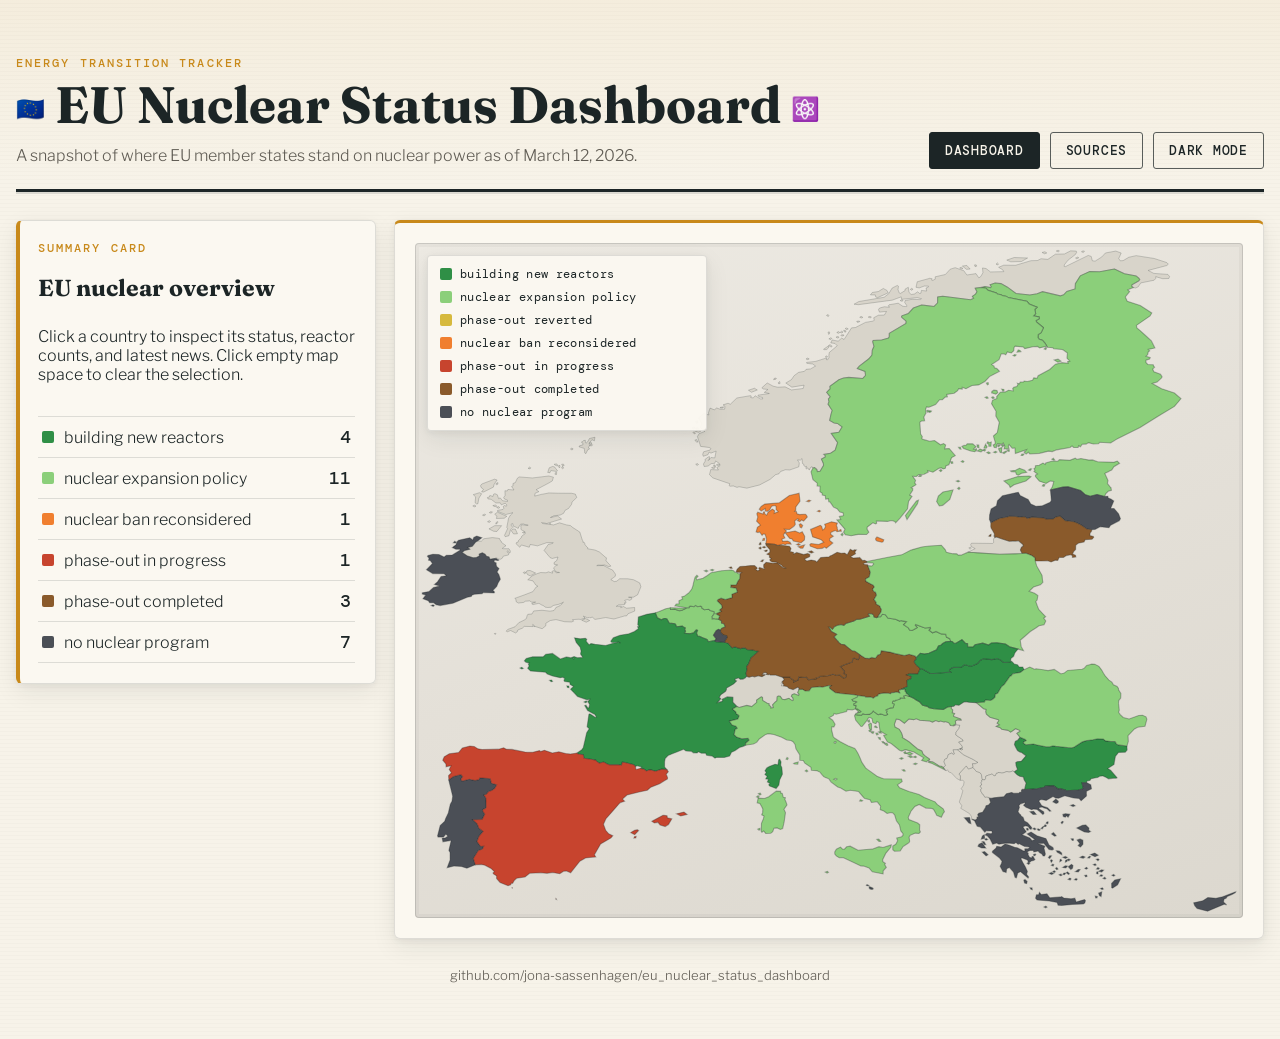
<file: index.html>
<!DOCTYPE html>
<html lang="en">
  <head>
    <meta charset="UTF-8" />
    <meta name="viewport" content="width=device-width, initial-scale=1.0" />
    <title>EU Nuclear Status Dashboard</title>
    <link rel="preconnect" href="https://fonts.googleapis.com" />
    <link rel="preconnect" href="https://fonts.gstatic.com" crossorigin />
    <link
      href="https://fonts.googleapis.com/css2?family=Fraunces:ital,opsz,wght@0,9..144,300..900;1,9..144,300..900&family=DM+Mono:ital,wght@0,300;0,400;0,500;1,300&family=Libre+Franklin:ital,wght@0,300;0,400;0,600;0,700;1,300&display=swap"
      rel="stylesheet"
    />
    <link rel="stylesheet" href="assets/css/styles.css" />
  </head>
  <body data-page="dashboard">
    <div class="page-shell">
      <header class="site-header">
        <div>
          <p class="eyebrow">Energy transition tracker</p>
          <h1><span class="title-icon">🇪🇺</span> EU Nuclear Status Dashboard <span class="title-icon">⚛️</span></h1>
          <p class="intro">
            A snapshot of where EU member states stand on nuclear power as of
            <span id="dataset-date">the latest dataset update</span>.
          </p>
        </div>
        <nav class="site-nav" aria-label="Primary navigation">
          <a class="nav-link is-active" href="index.html">Dashboard</a>
          <a class="nav-link" href="sources.html">Sources</a>
          <button class="theme-toggle" id="theme-toggle" type="button" aria-pressed="false">
            Dark mode
          </button>
        </nav>
      </header>

      <main>
        <section class="map-layout" aria-labelledby="map-heading-title">
          <div class="map-detail detail-panel" id="map-detail" aria-live="polite"></div>

          <div class="map-panel">
            <div
              id="map-container"
              class="map-frame"
              role="img"
              aria-label="Clickable geographic map of EU countries colored by nuclear power status"
            >
              <div class="legend map-legend" id="legend" aria-label="Map legend"></div>
              <div class="map-loading">Loading map…</div>
            </div>
          </div>
        </section>
      </main>

      <footer class="site-footer">
        <a href="https://github.com/jona-sassenhagen/eu_nuclear_status_dashboard" target="_blank" rel="noreferrer">github.com/jona-sassenhagen/eu_nuclear_status_dashboard</a>
      </footer>
    </div>

    <script data-goatcounter="https://jona.goatcounter.com/count" async src="//gc.zgo.at/count.js"></script>
    <script type="module" src="assets/js/main.js"></script>
  </body>
</html>
</file>
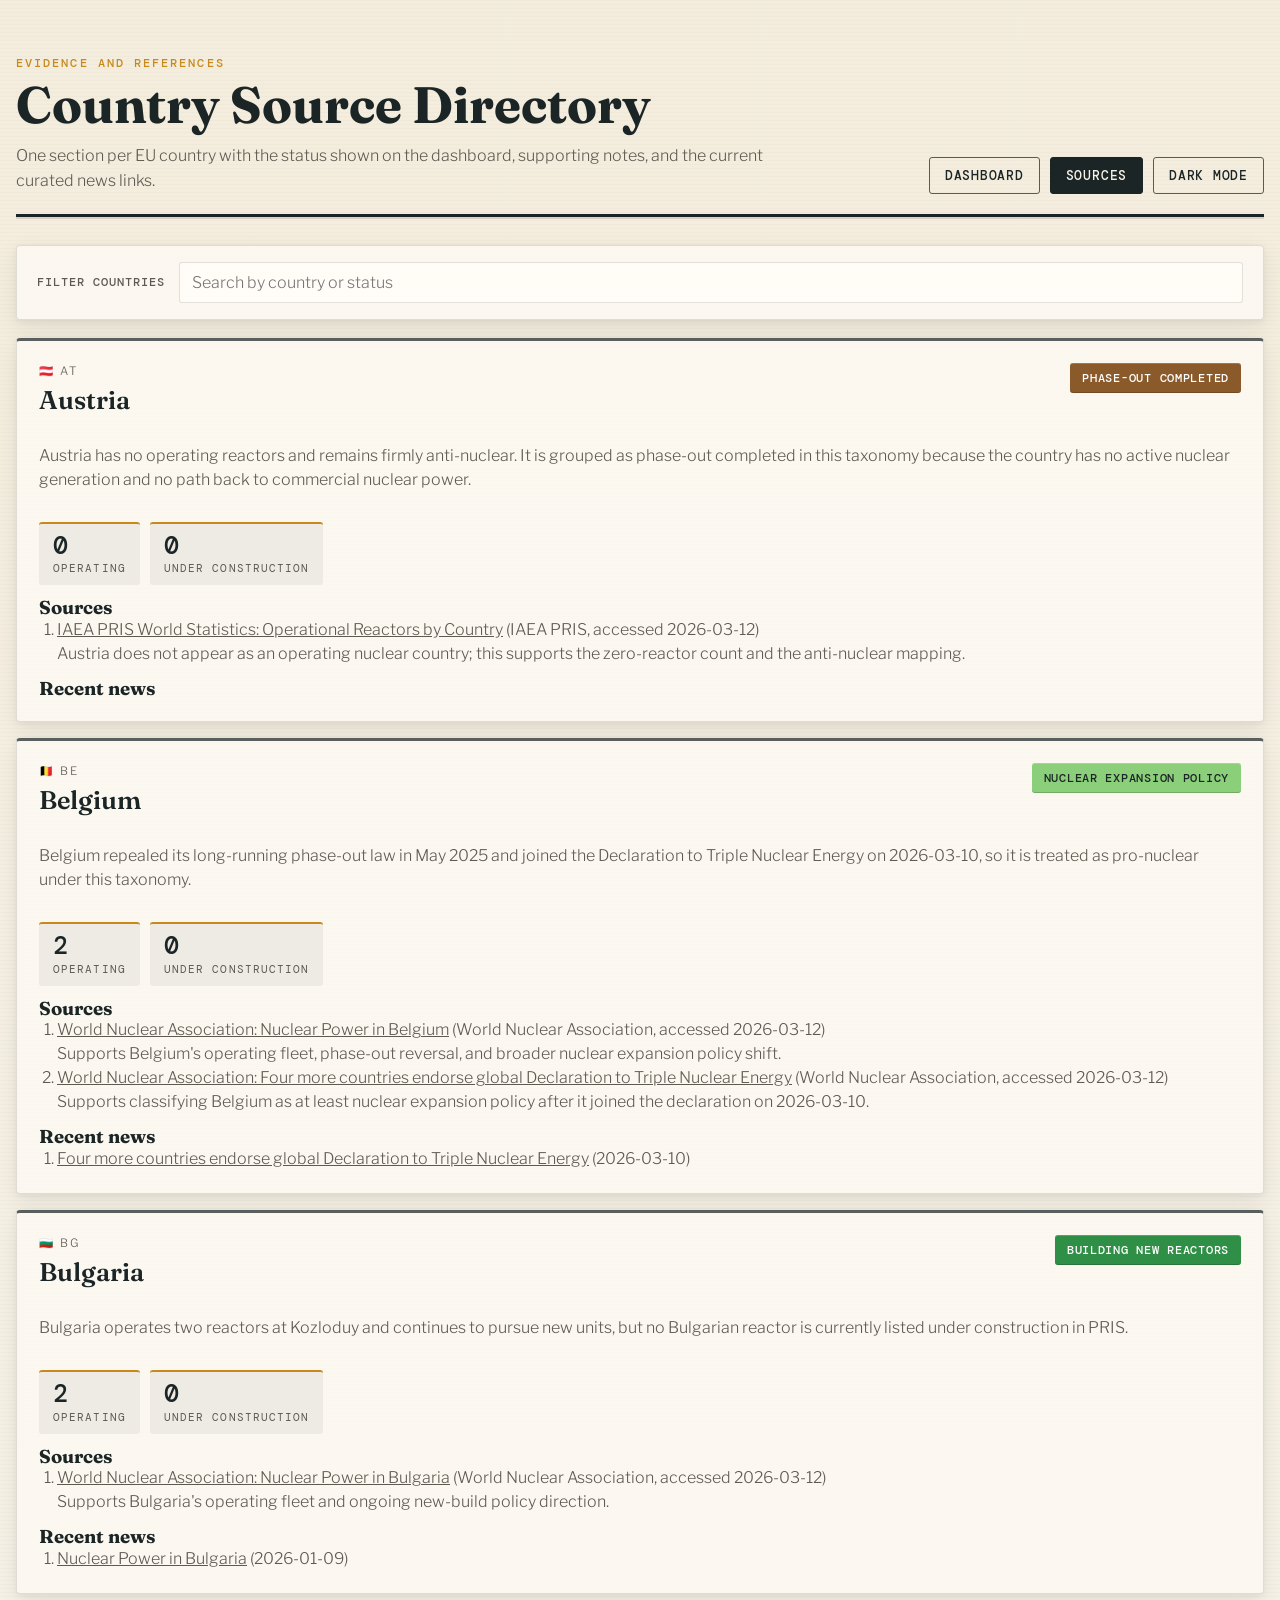
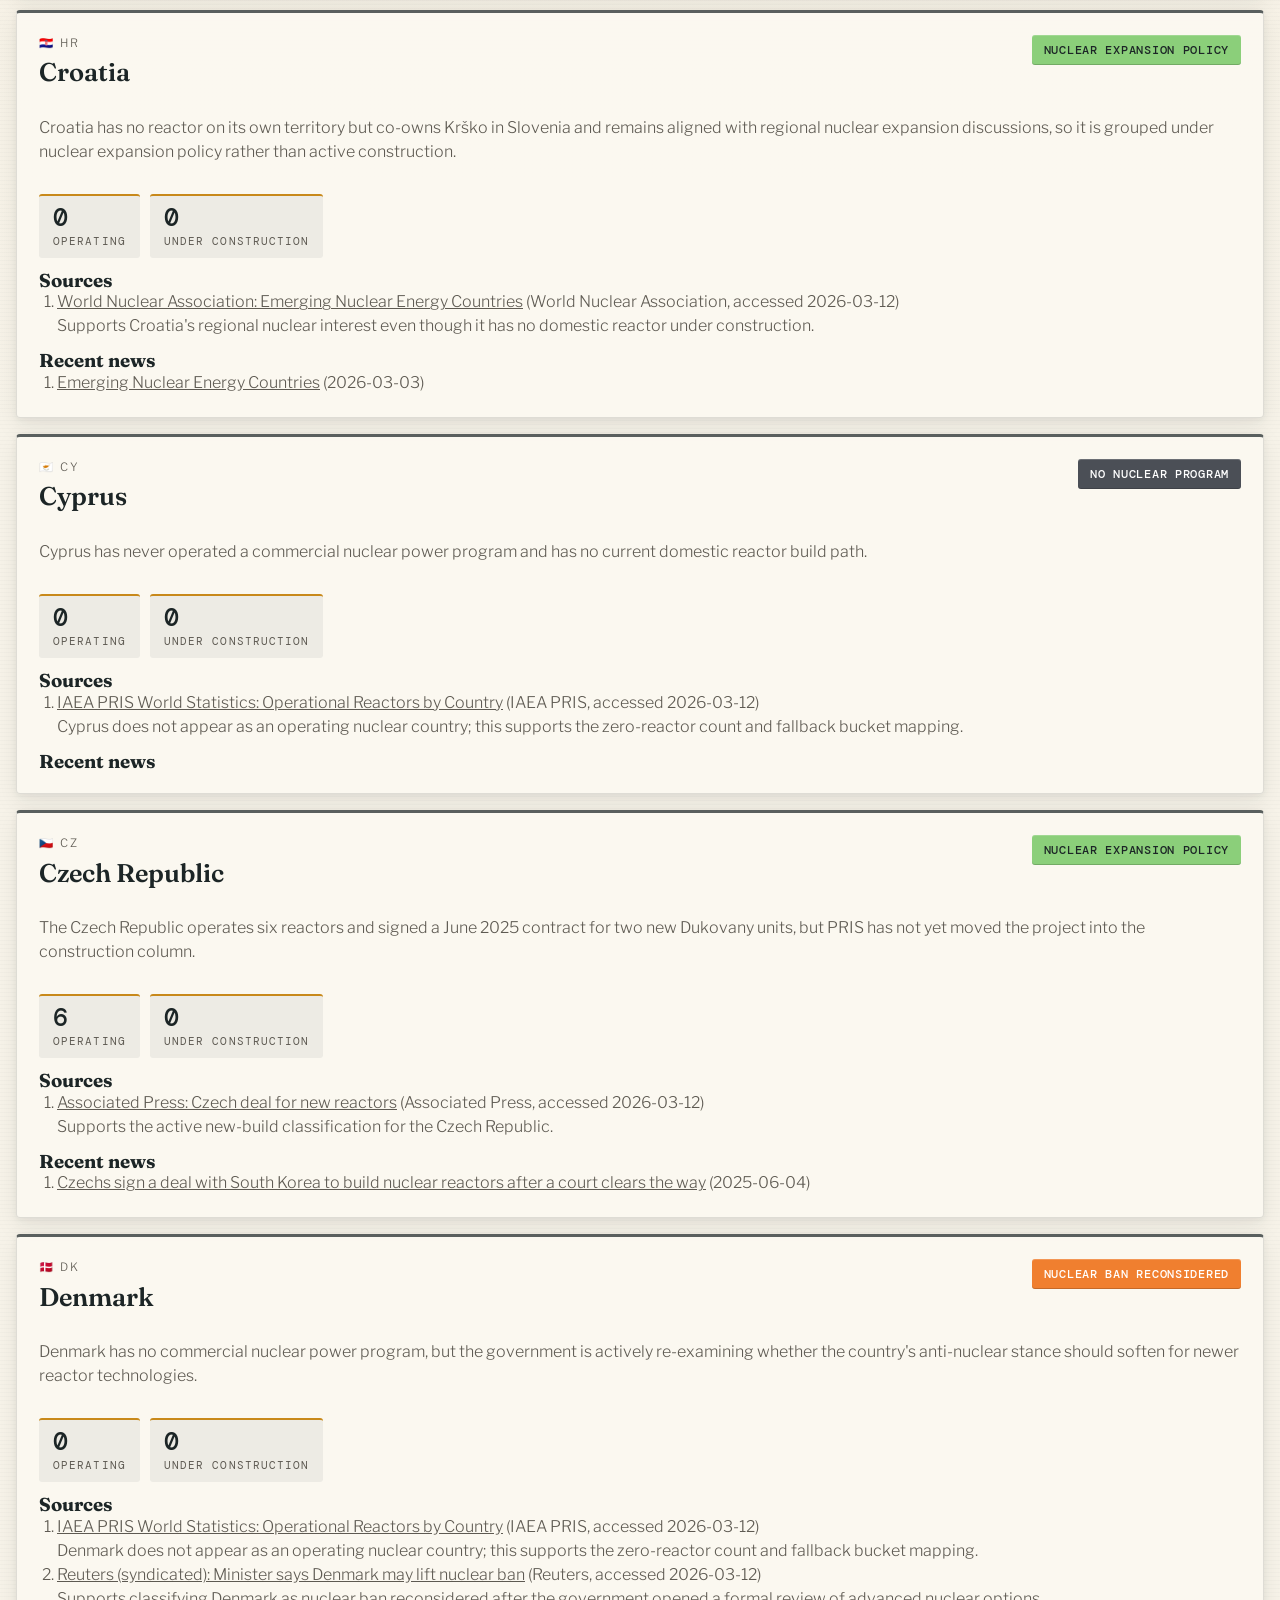
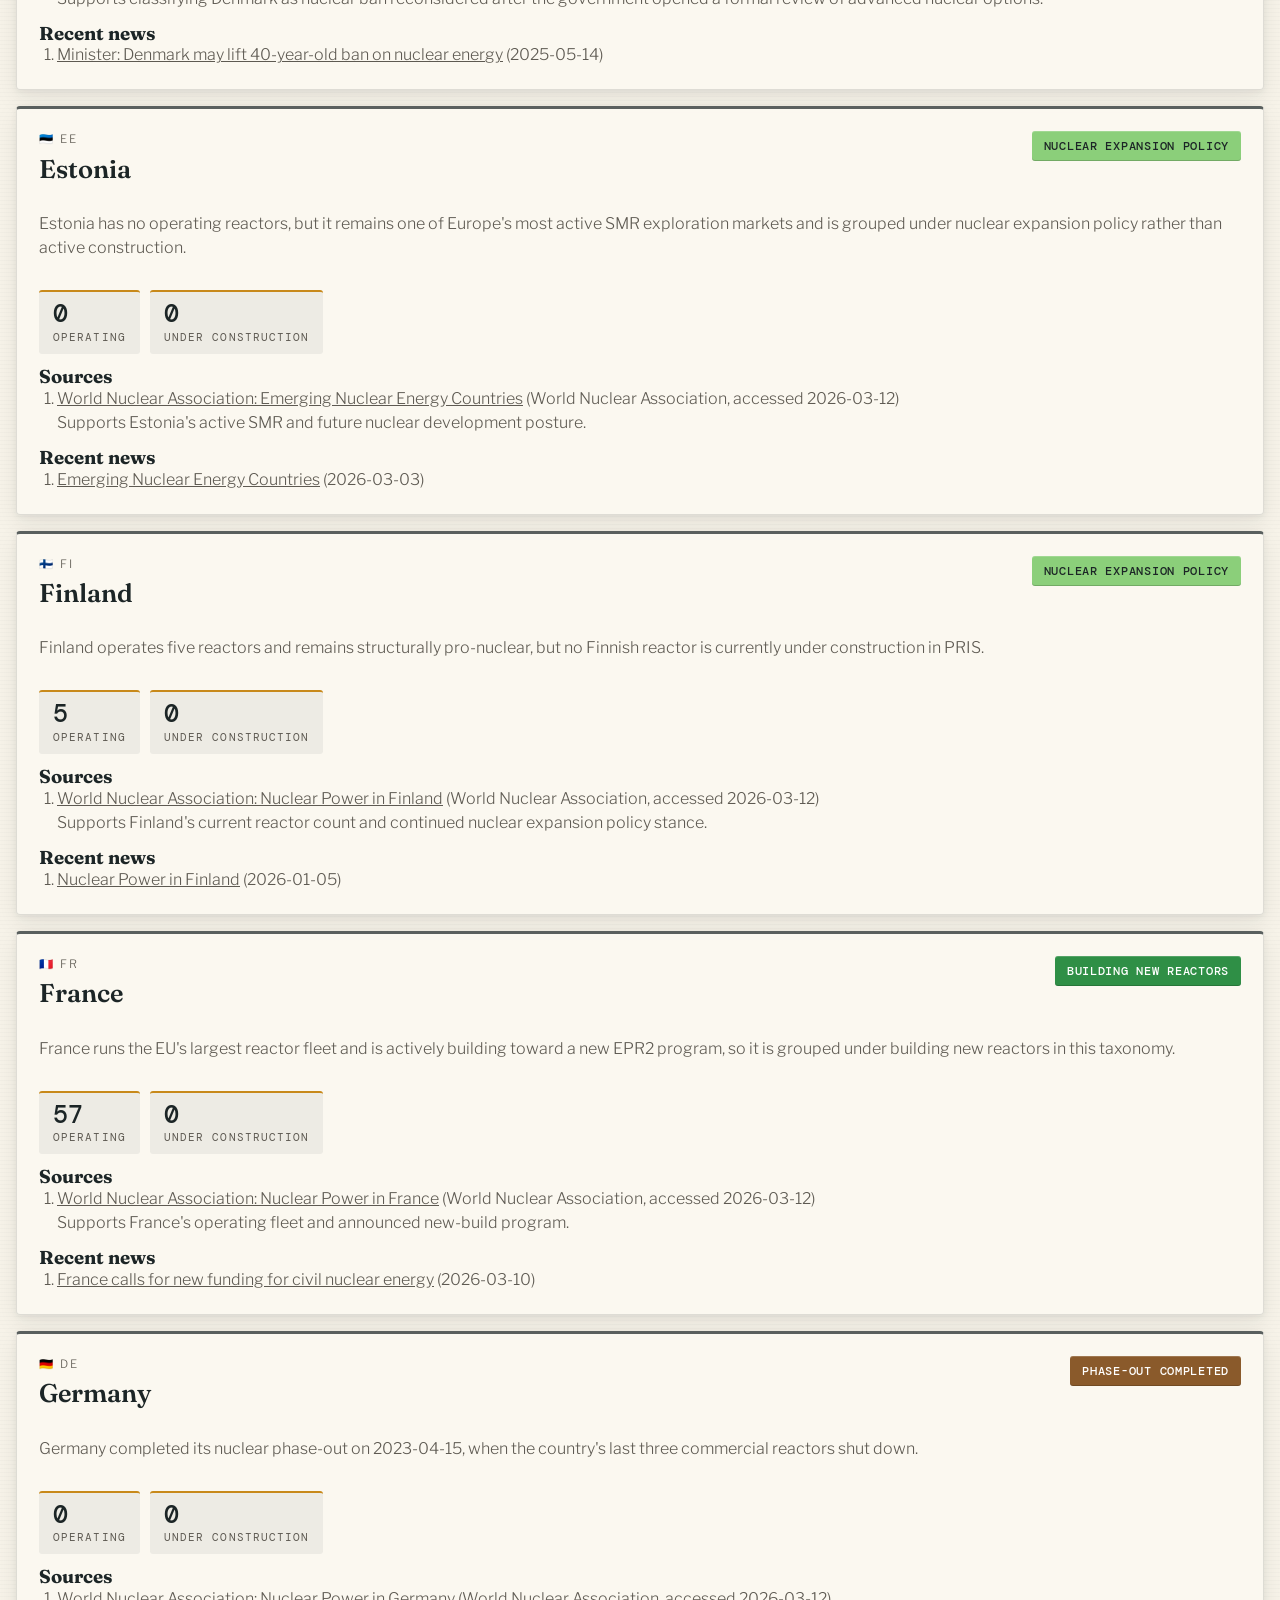
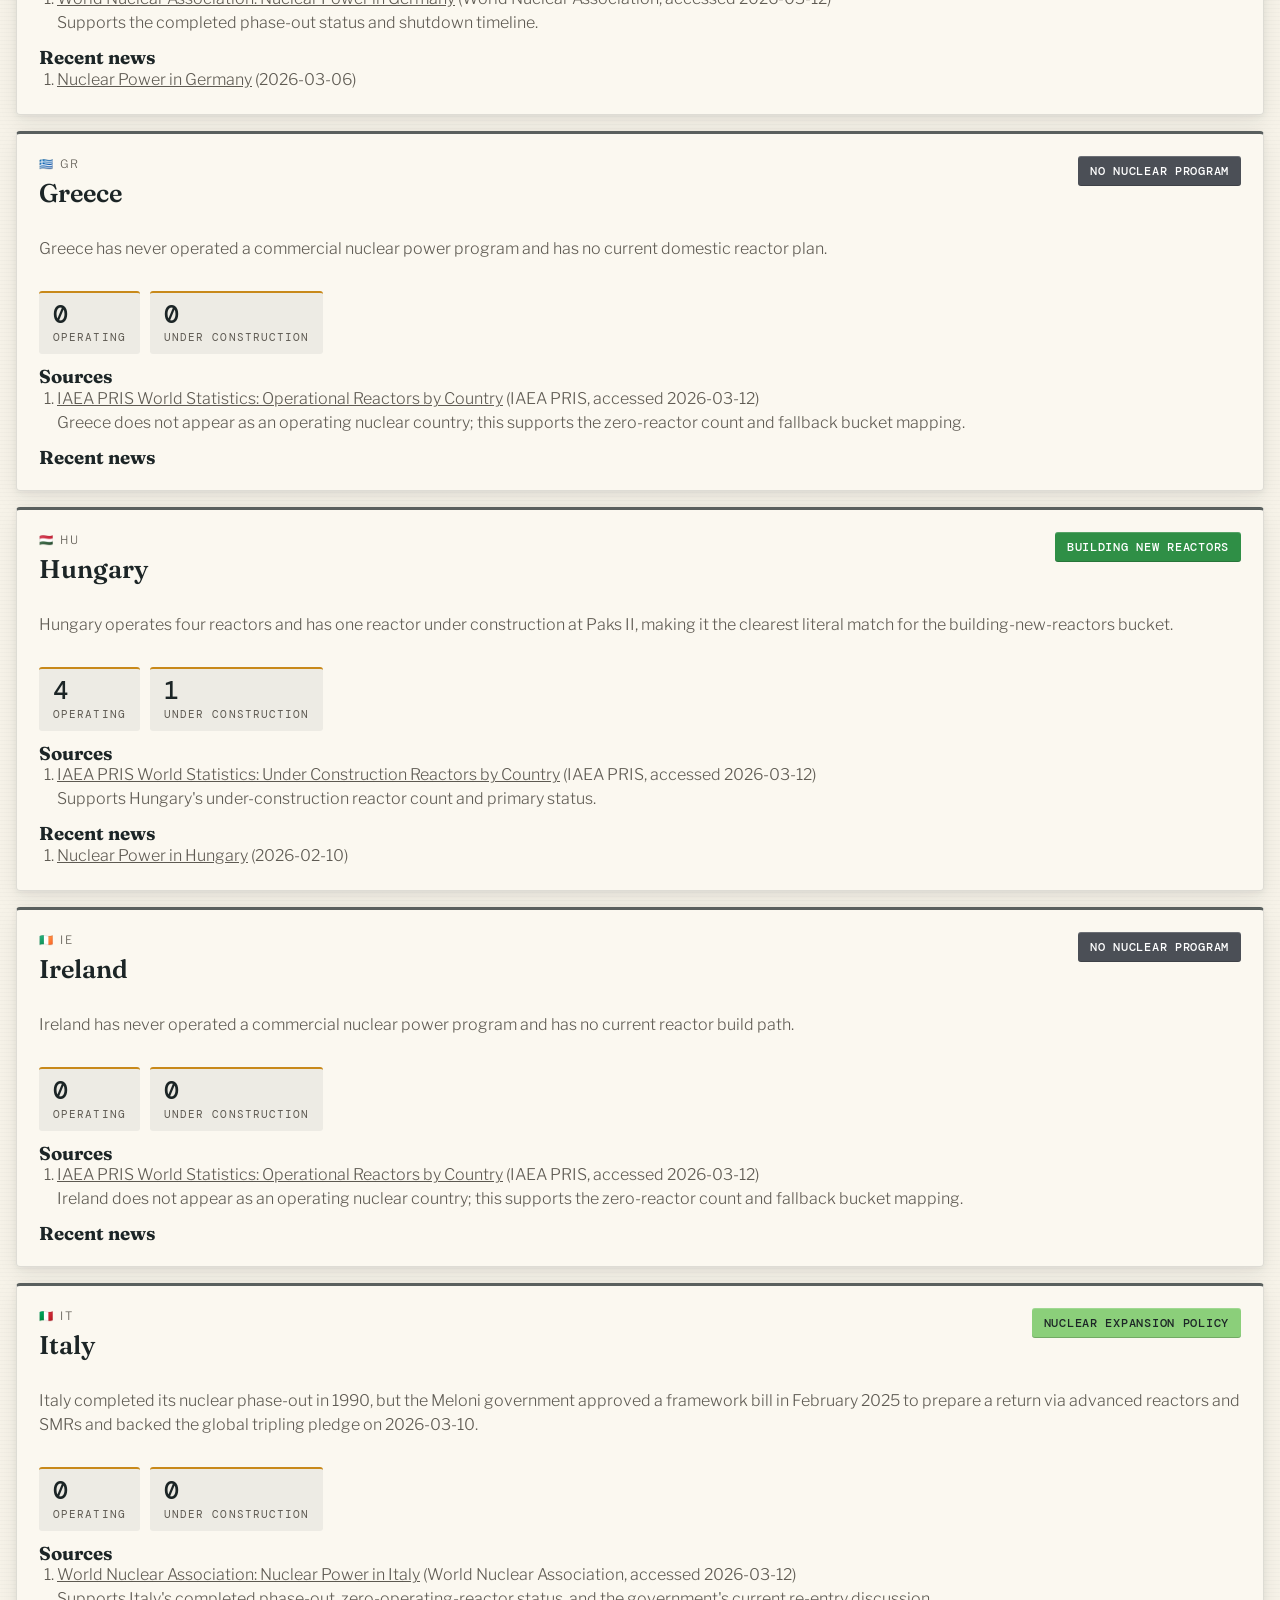
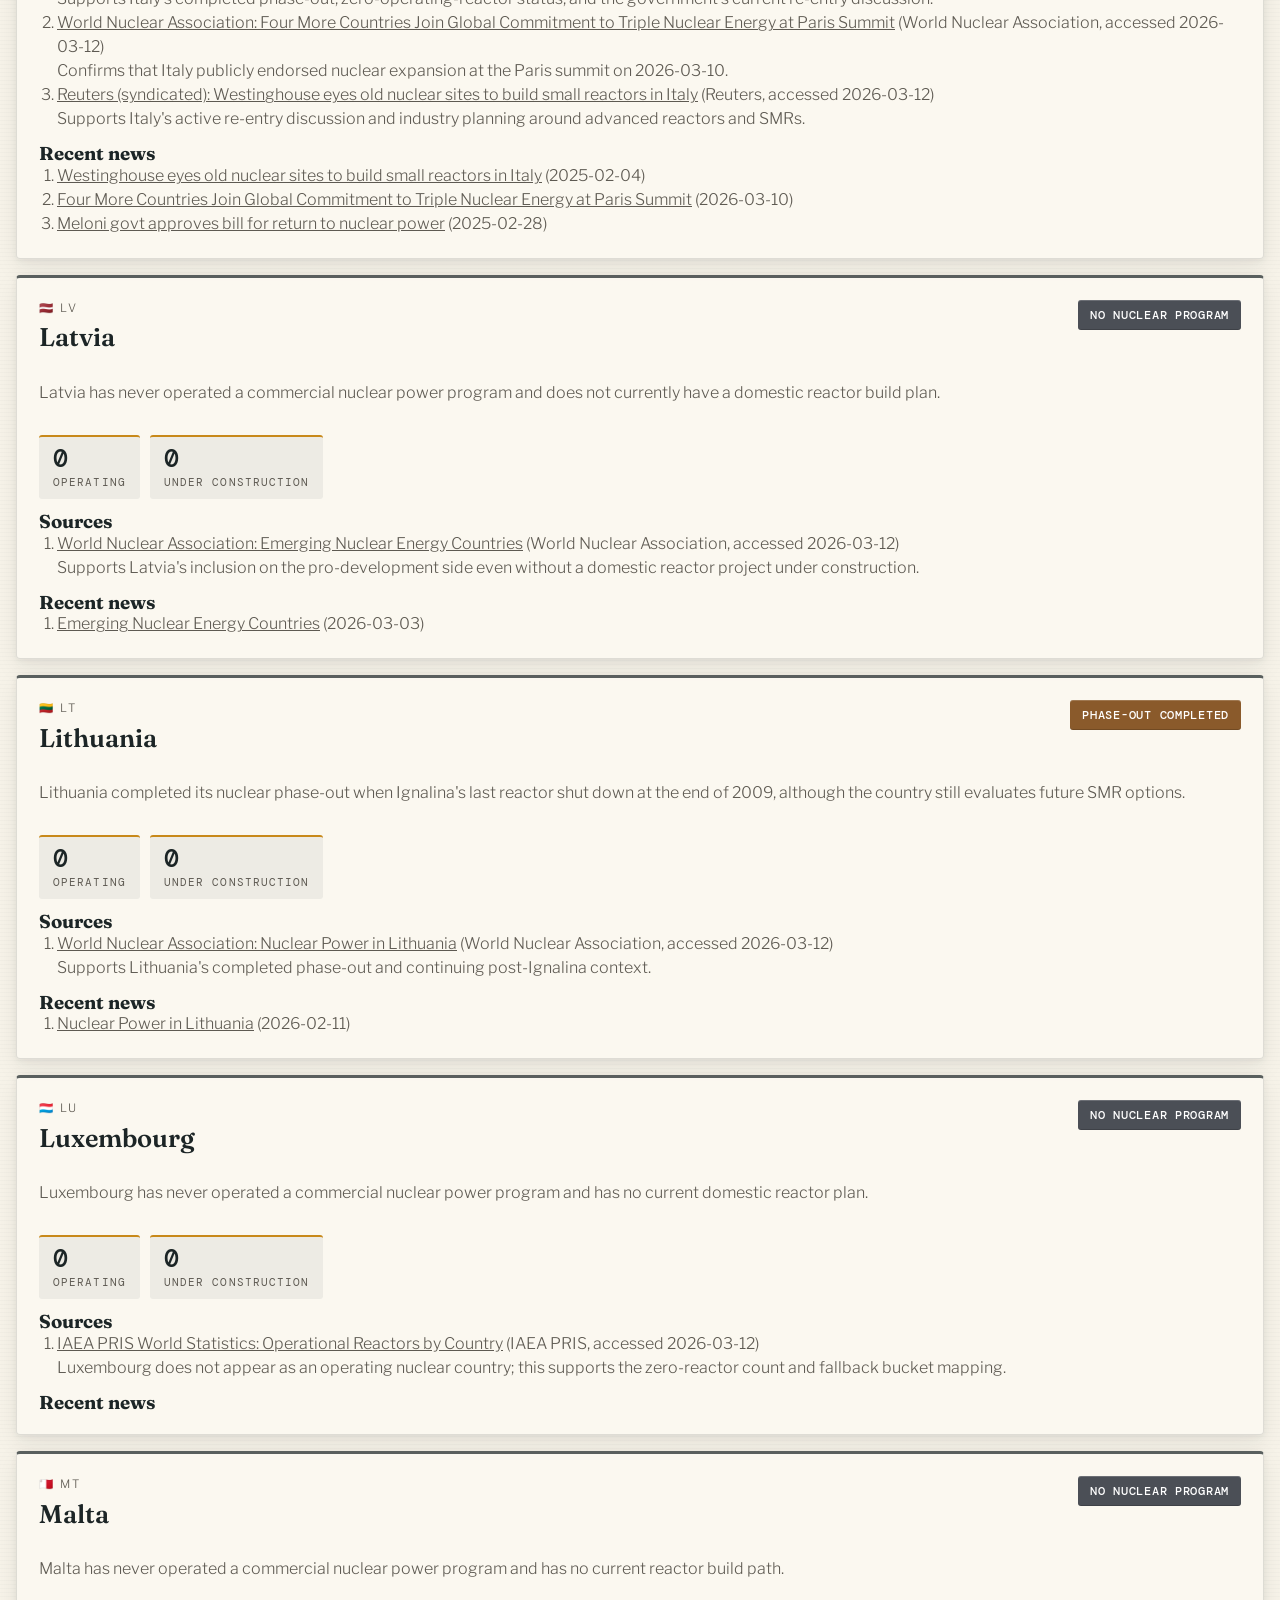
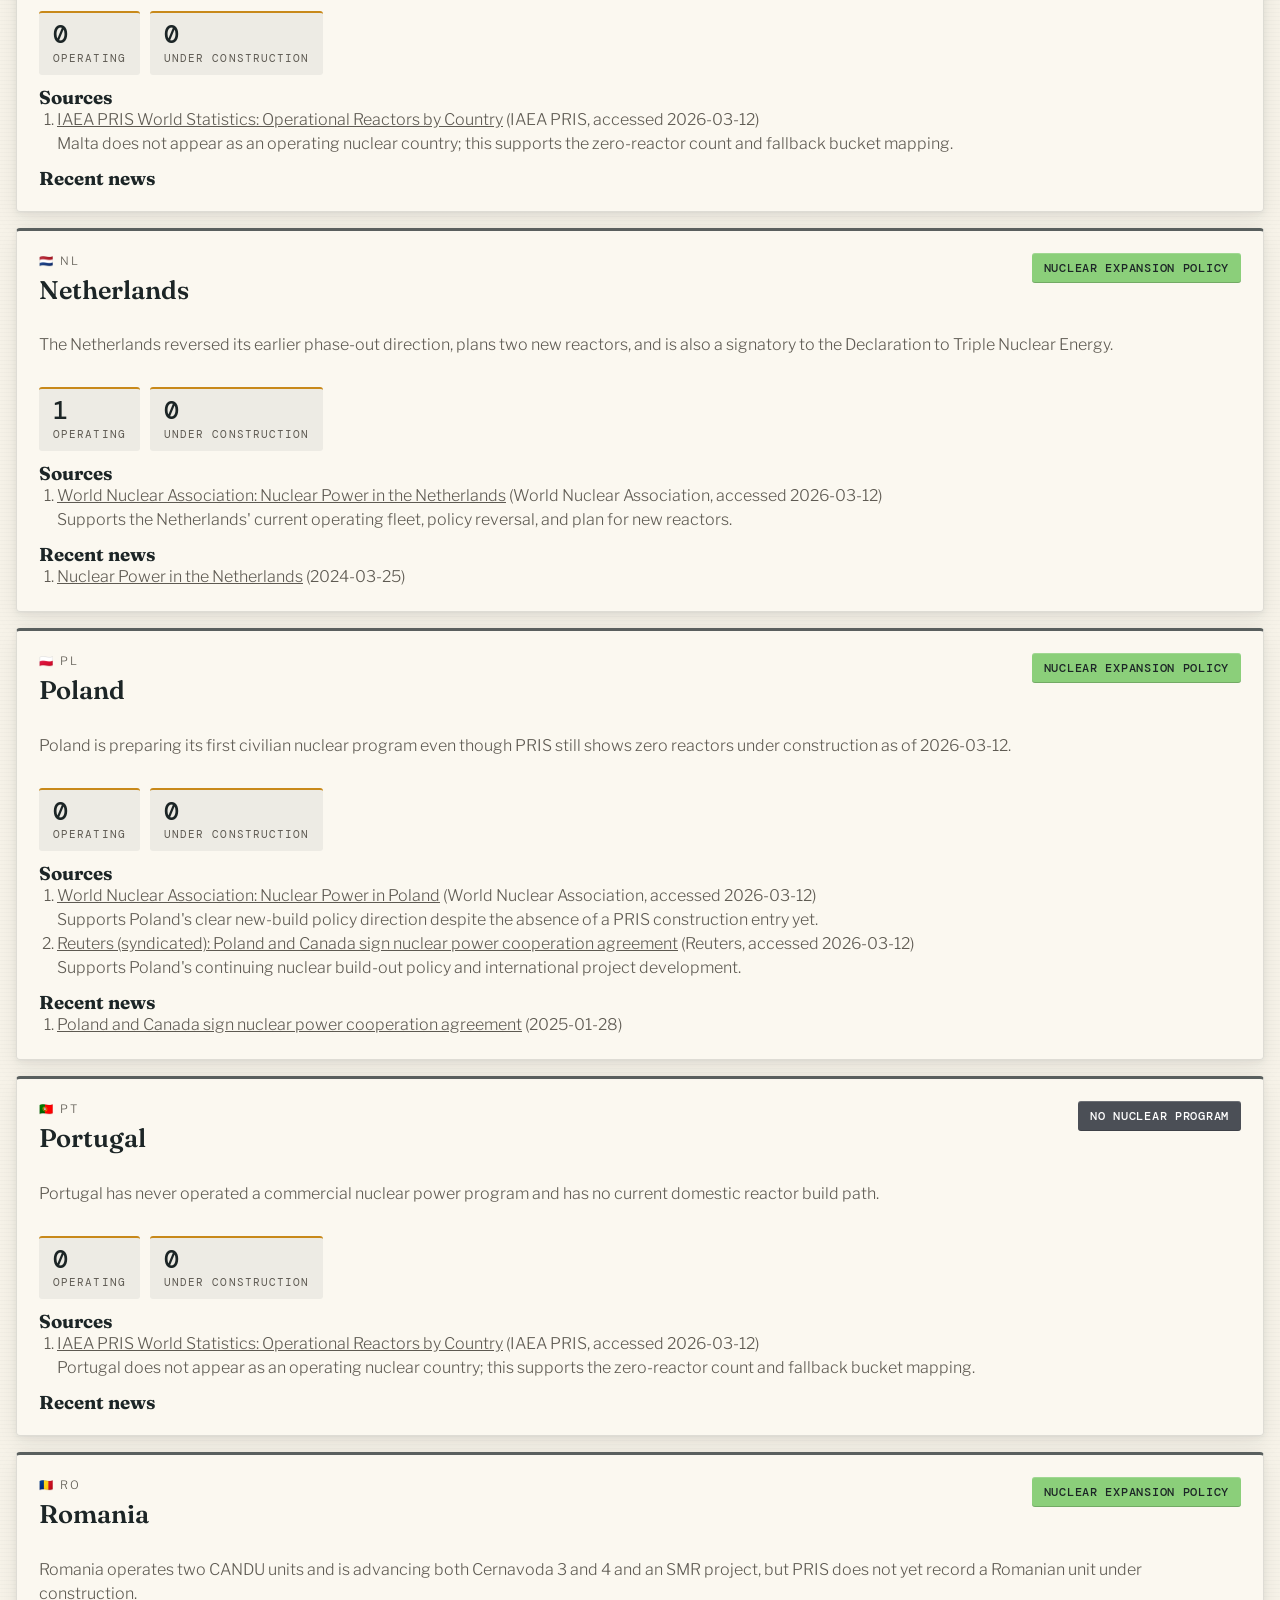
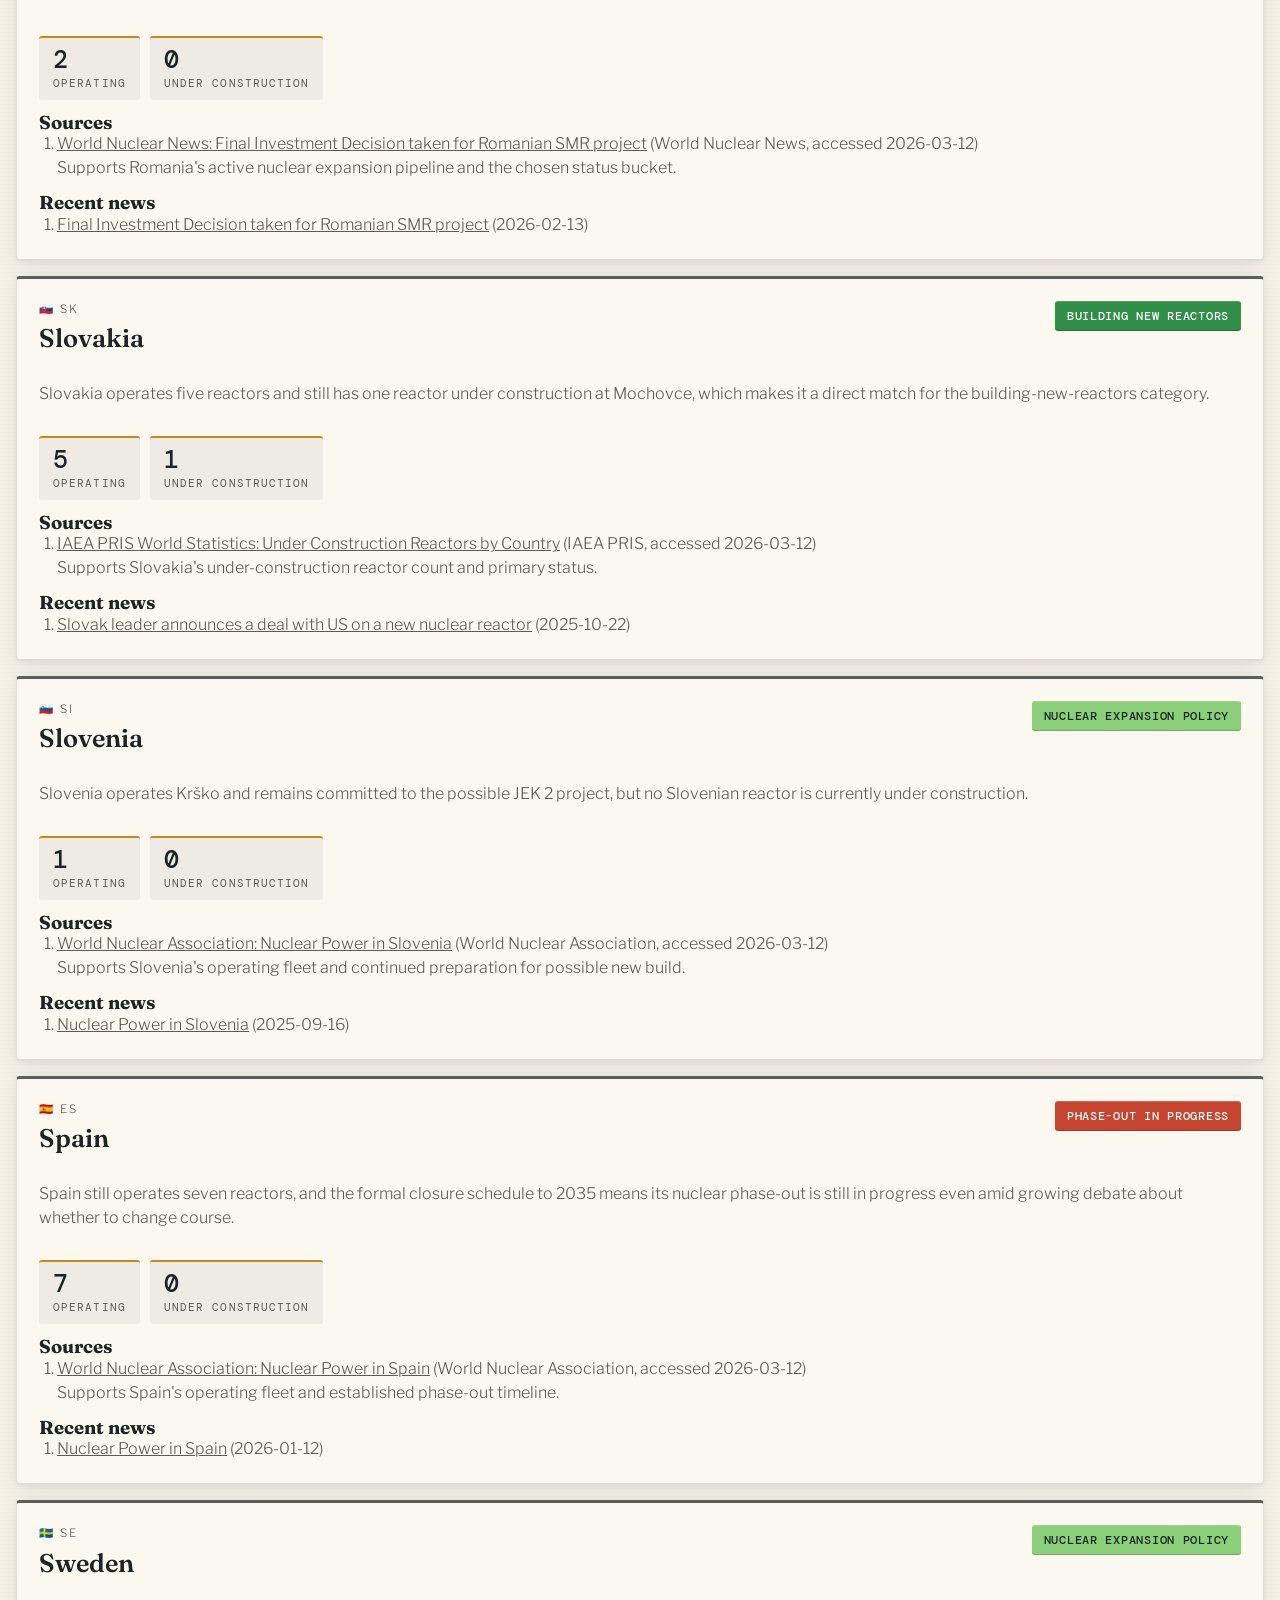
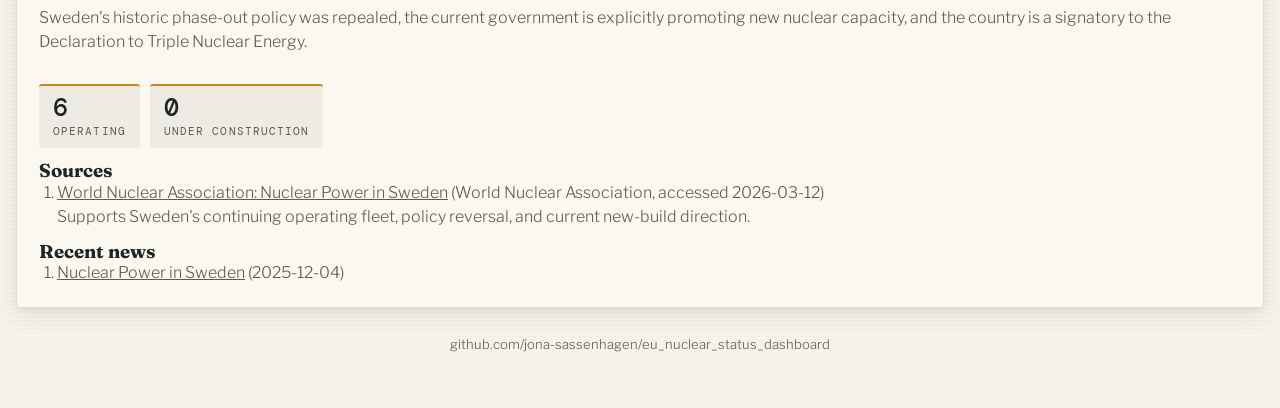
<file: sources.html>
<!DOCTYPE html>
<html lang="en">
  <head>
    <meta charset="UTF-8" />
    <meta name="viewport" content="width=device-width, initial-scale=1.0" />
    <title>EU Nuclear Sources</title>
    <link rel="preconnect" href="https://fonts.googleapis.com" />
    <link rel="preconnect" href="https://fonts.gstatic.com" crossorigin />
    <link
      href="https://fonts.googleapis.com/css2?family=Fraunces:ital,opsz,wght@0,9..144,300..900;1,9..144,300..900&family=DM+Mono:ital,wght@0,300;0,400;0,500;1,300&family=Libre+Franklin:ital,wght@0,300;0,400;0,600;0,700;1,300&display=swap"
      rel="stylesheet"
    />
    <link rel="stylesheet" href="assets/css/styles.css" />
  </head>
  <body data-page="sources">
    <div class="page-shell">
      <header class="site-header">
        <div>
          <p class="eyebrow">Evidence and references</p>
          <h1>Country Source Directory</h1>
          <p class="intro">
            One section per EU country with the status shown on the dashboard,
            supporting notes, and the current curated news links.
          </p>
        </div>
        <nav class="site-nav" aria-label="Primary navigation">
          <a class="nav-link" href="index.html">Dashboard</a>
          <a class="nav-link is-active" href="sources.html">Sources</a>
          <button class="theme-toggle" id="theme-toggle" type="button" aria-pressed="false">
            Dark mode
          </button>
        </nav>
      </header>

      <main class="sources-main">
        <section class="sources-toolbar">
          <label class="search-label" for="country-search">Filter countries</label>
          <input
            id="country-search"
            class="country-search"
            type="search"
            placeholder="Search by country or status"
          />
        </section>
        <section id="sources-list" class="sources-list" aria-live="polite"></section>
      </main>

      <footer class="site-footer">
        <a href="https://github.com/jona-sassenhagen/eu_nuclear_status_dashboard" target="_blank" rel="noreferrer">github.com/jona-sassenhagen/eu_nuclear_status_dashboard</a>
      </footer>
    </div>

    <script data-goatcounter="https://jona.goatcounter.com/count" async src="//gc.zgo.at/count.js"></script>
    <script type="module" src="assets/js/main.js"></script>
  </body>
</html>
</file>
<file: assets/css/styles.css>
:root {
  color-scheme: light;
  --bg: #f7f3e9;
  --bg-strong: #ede8da;
  --panel: rgba(251, 248, 241, 0.95);
  --panel-strong: rgba(255, 253, 248, 0.88);
  --ink: #1c2526;
  --muted: #5e5a52;
  --line: rgba(28, 37, 38, 0.13);
  --line-strong: rgba(28, 37, 38, 0.72);
  --accent: #c8891a;
  --accent-dim: rgba(200, 137, 26, 0.18);
  --shadow: 0 2px 6px rgba(28, 37, 38, 0.06), 0 8px 24px rgba(28, 37, 38, 0.08);
  --shadow-strong: 0 4px 12px rgba(28, 37, 38, 0.10), 0 16px 40px rgba(28, 37, 38, 0.12);
  --sea: rgba(28, 37, 38, 0.06);
  --sea-bg: linear-gradient(160deg, #edeae3 0%, #e4e0d8 50%, #dcd8cf 100%);
  --map-frame-top: rgba(255, 255, 255, 0.7);
  --map-frame-bottom: rgba(227, 220, 205, 0.8);
  --map-frame-stripe: rgba(28, 37, 38, 0.025);
  --detail-panel-bg: rgba(251, 248, 241, 0.97);
  --pill-bg: rgba(28, 37, 38, 0.06);
  --row-bg: rgba(28, 37, 38, 0.04);
  --empty-bg: rgba(251, 248, 241, 0.8);
  --context-fill: #d8d4ca;
  --context-stroke: rgba(28, 37, 38, 0.22);
  --active-stroke: #111111;
  --no-nuclear-program: #4b4f56;
  --phase-out-in-progress: #c7442e;
  --phase-out-completed: #8a5a2b;
  --nuclear-ban-reconsidered: #f07f2f;
  --phase-out-reverted: #d6b93d;
  --pro-nuclear-policy: #8bcf7a;
  --building-new-reactors: #2f8f46;
  --unknown: #8b918f;
}

[data-theme="dark"] {
  color-scheme: dark;
  --bg: #141618;
  --bg-strong: #1c2022;
  --panel: rgba(24, 27, 30, 0.96);
  --panel-strong: rgba(30, 34, 38, 0.92);
  --ink: #ede8dc;
  --muted: #9a9488;
  --line: rgba(237, 232, 220, 0.12);
  --line-strong: rgba(237, 232, 220, 0.65);
  --accent: #d4972a;
  --accent-dim: rgba(212, 151, 42, 0.18);
  --shadow: 0 2px 8px rgba(0, 0, 0, 0.28), 0 12px 36px rgba(0, 0, 0, 0.36);
  --shadow-strong: 0 4px 16px rgba(0, 0, 0, 0.36), 0 24px 56px rgba(0, 0, 0, 0.44);
  --sea: rgba(237, 232, 220, 0.06);
  --sea-bg: linear-gradient(160deg, #2a2e32 0%, #242830 50%, #1e2228 100%);
  --map-frame-top: rgba(35, 45, 52, 0.92);
  --map-frame-bottom: rgba(22, 30, 36, 0.95);
  --map-frame-stripe: rgba(255, 255, 255, 0.028);
  --detail-panel-bg: rgba(24, 27, 30, 0.97);
  --pill-bg: rgba(255, 255, 255, 0.07);
  --row-bg: rgba(255, 255, 255, 0.04);
  --empty-bg: rgba(24, 27, 30, 0.88);
  --context-fill: #2c3238;
  --context-stroke: rgba(237, 232, 220, 0.18);
  --active-stroke: #ede8dc;
}

* {
  box-sizing: border-box;
}

html {
  scroll-behavior: smooth;
}

body {
  margin: 0;
  min-height: 100vh;
  color: var(--ink);
  font-family: "Libre Franklin", "IBM Plex Sans", sans-serif;
  font-weight: 300;
  background-color: var(--bg);
  background-image:
    linear-gradient(180deg, rgba(200, 137, 26, 0.06) 0%, transparent 18%),
    repeating-linear-gradient(
      0deg,
      transparent,
      transparent 3px,
      rgba(28, 37, 38, 0.018) 3px,
      rgba(28, 37, 38, 0.018) 4px
    );
}

[data-theme="dark"] body {
  background-color: var(--bg);
  background-image:
    linear-gradient(180deg, rgba(212, 151, 42, 0.08) 0%, transparent 18%),
    repeating-linear-gradient(
      0deg,
      transparent,
      transparent 3px,
      rgba(255, 255, 255, 0.018) 3px,
      rgba(255, 255, 255, 0.018) 4px
    );
}

a {
  color: inherit;
}

.page-shell {
  width: min(1400px, calc(100% - 32px));
  margin: 0 auto;
  padding: 28px 0 56px;
}

/* Masthead header — flat editorial style */
.site-header {
  display: flex;
  justify-content: space-between;
  gap: 24px;
  align-items: end;
  padding: 28px 0 20px;
  margin-bottom: 28px;
  background: transparent;
  border-bottom: 3px solid var(--ink);
  box-shadow: 0 2px 0 0 var(--line);
}

.eyebrow {
  margin: 0 0 8px;
  font-family: "DM Mono", "IBM Plex Mono", monospace;
  font-size: 0.72rem;
  font-weight: 500;
  letter-spacing: 0.18em;
  text-transform: uppercase;
  color: var(--accent);
}

h1,
h2,
h3 {
  margin: 0;
  font-family: "Fraunces", "Georgia", serif;
  line-height: 1;
}

h1 {
  font-size: clamp(2.2rem, 4vw, 4.2rem);
  font-weight: 700;
  font-optical-sizing: auto;
}

.title-icon {
  font-size: 0.45em;
  vertical-align: middle;
  position: relative;
  top: -0.1em;
}

h2 {
  font-size: clamp(1.4rem, 2vw, 2.2rem);
  font-weight: 600;
}

.intro {
  max-width: 68ch;
  margin: 14px 0 0;
  font-family: "Libre Franklin", sans-serif;
  font-weight: 300;
  color: var(--muted);
  line-height: 1.55;
}

.site-nav {
  display: flex;
  gap: 10px;
  flex-wrap: wrap;
  align-items: center;
}

.nav-link {
  padding: 9px 15px;
  border: 1px solid var(--line-strong);
  border-radius: 3px;
  background: transparent;
  text-decoration: none;
  font-family: "DM Mono", "IBM Plex Mono", monospace;
  font-size: 0.8rem;
  font-weight: 500;
  letter-spacing: 0.06em;
  text-transform: uppercase;
  color: var(--ink);
  transition: background 120ms ease, color 120ms ease, border-color 120ms ease;
}

.nav-link:hover {
  background: var(--accent-dim);
  border-color: var(--accent);
  color: var(--accent);
}

.nav-link.is-active {
  color: var(--bg);
  background: var(--ink);
  border-color: var(--ink);
}

.theme-toggle {
  padding: 9px 15px;
  border: 1px solid var(--line-strong);
  border-radius: 3px;
  background: transparent;
  color: var(--ink);
  font-family: "DM Mono", "IBM Plex Mono", monospace;
  font-size: 0.8rem;
  font-weight: 500;
  letter-spacing: 0.06em;
  text-transform: uppercase;
  cursor: pointer;
  transition: background 120ms ease, color 120ms ease, border-color 120ms ease;
}

.theme-toggle:hover {
  background: var(--accent-dim);
  border-color: var(--accent);
  color: var(--accent);
}

.theme-toggle[aria-pressed="true"] {
  color: var(--bg);
  background: var(--ink);
  border-color: var(--ink);
}

/* Focus ring */
:focus-visible {
  outline: 2.5px solid var(--accent);
  outline-offset: 2px;
}

.legend {
  display: flex;
  flex-wrap: wrap;
  gap: 10px;
}

.legend-item {
  display: flex;
  align-items: center;
  gap: 8px;
  font-family: "DM Mono", "IBM Plex Mono", monospace;
  font-size: 0.75rem;
  font-weight: 400;
  letter-spacing: 0.03em;
}

.legend-swatch {
  width: 12px;
  height: 12px;
  border-radius: 2px;
  flex-shrink: 0;
}

.map-layout {
  display: grid;
  grid-template-columns: minmax(280px, 360px) minmax(0, 1fr);
  gap: 18px;
  align-items: start;
}

.map-panel {
  padding: 20px;
  border: 1px solid var(--line);
  border-top: 3px solid var(--accent);
  border-radius: 6px;
  background: var(--panel);
  box-shadow: var(--shadow);
}

.map-heading {
  display: flex;
  justify-content: space-between;
  gap: 16px;
  align-items: end;
  margin-bottom: 18px;
}

.map-legend {
  position: absolute;
  top: 12px;
  left: 12px;
  z-index: 2;
  max-width: min(280px, calc(100% - 24px));
  gap: 7px;
  padding: 10px 12px;
  border-radius: 4px;
  background: var(--panel);
  border: 1px solid var(--line);
  box-shadow: var(--shadow);
}

.map-frame {
  position: relative;
  overflow: hidden;
  padding: 0;
  border-radius: 4px;
  background: var(--sea-bg);
  box-shadow:
    inset 0 0 0 1px rgba(28, 37, 38, 0.14),
    inset 0 0 0 4px rgba(28, 37, 38, 0.04);
}

.eu-map {
  width: 100%;
  height: auto;
  display: block;
}

.map-loading {
  padding: 48px 16px;
  text-align: center;
  color: var(--muted);
  font-family: "DM Mono", monospace;
  font-weight: 400;
}

.country-shape {
  cursor: pointer;
}

.country-shape path,
.country-shape polygon,
.country-shape rect,
.country-shape ellipse {
  fill: var(--country-fill) !important;
  stroke: rgba(28, 37, 38, 0.32) !important;
  stroke-width: 1.2 !important;
  transition: fill 140ms ease, stroke 140ms ease, filter 140ms ease;
}

[data-theme="dark"] .country-shape path,
[data-theme="dark"] .country-shape polygon,
[data-theme="dark"] .country-shape rect,
[data-theme="dark"] .country-shape ellipse {
  stroke: rgba(237, 232, 220, 0.20) !important;
}

.context-country path,
.context-country polygon,
.context-country rect,
.context-country ellipse {
  fill: var(--context-fill);
  stroke: var(--context-stroke);
  stroke-width: 1;
}

.country-shape:hover path,
.country-shape:hover polygon,
.country-shape:hover rect,
.country-shape:hover ellipse,
.country-shape:focus-visible path,
.country-shape:focus-visible polygon,
.country-shape:focus-visible rect,
.country-shape:focus-visible ellipse {
  filter: brightness(1.12);
}

.country-shape:focus {
  outline: none;
}

.country-shape:focus-visible {
  outline: 2.5px solid var(--accent);
  outline-offset: 2px;
}

.country-shape.is-active path,
.country-shape.is-active polygon,
.country-shape.is-active rect,
.country-shape.is-active ellipse {
  stroke: var(--active-stroke) !important;
  stroke-width: 2.2 !important;
  filter: drop-shadow(0 8px 12px rgba(28, 37, 38, 0.2));
}

/* Detail panel — newspaper sidebar convention */
.map-detail {
  display: grid;
  gap: 12px;
  padding: 20px 20px 20px 18px;
  border: 1px solid var(--line);
  border-left: 4px solid var(--detail-accent, var(--accent));
  border-radius: 6px;
  background: var(--detail-panel-bg);
  box-shadow: var(--shadow);
  min-width: 0;
  overflow: hidden;
}

/* Entry animation — fires when JS sets innerHTML */
@keyframes panel-in {
  from {
    opacity: 0;
    transform: translateY(6px);
  }
  to {
    opacity: 1;
    transform: translateY(0);
  }
}

.map-detail > * {
  animation: panel-in 260ms ease both;
}

.map-detail > *:nth-child(1) { animation-delay: 0ms; }
.map-detail > *:nth-child(2) { animation-delay: 40ms; }
.map-detail > *:nth-child(3) { animation-delay: 80ms; }
.map-detail > *:nth-child(4) { animation-delay: 120ms; }
.map-detail > *:nth-child(5) { animation-delay: 160ms; }
.map-detail > *:nth-child(6) { animation-delay: 200ms; }

.detail-panel {
  position: sticky;
  top: 24px;
}

.map-credit {
  margin: 10px 4px 0;
  font-family: "DM Mono", "IBM Plex Mono", monospace;
  font-size: 0.72rem;
  color: var(--muted);
  letter-spacing: 0.03em;
}

.map-detail h3 {
  font-size: 1.45rem;
  font-weight: 700;
}

/* Status badge — stamp aesthetic */
.status-badge {
  display: inline-flex;
  align-items: center;
  width: fit-content;
  padding: 7px 12px;
  border-radius: 3px;
  color: white;
  font-family: "DM Mono", "IBM Plex Mono", monospace;
  font-size: 0.75rem;
  font-weight: 500;
  letter-spacing: 0.06em;
  text-transform: uppercase;
  box-shadow: inset 0 1px 0 rgba(255, 255, 255, 0.18), inset 0 -1px 0 rgba(0, 0, 0, 0.18);
}

.status-badge.is-light-bg {
  color: #1c2526;
}

/* Stat pills — left-aligned, amber rule, DM Mono numbers */
.detail-stats {
  display: flex;
  gap: 10px;
  flex-wrap: wrap;
}

.stat-pill {
  display: flex;
  flex-direction: column;
  align-items: flex-start;
  padding: 10px 14px;
  border-radius: 3px;
  border-top: 2px solid var(--accent);
  background: var(--pill-bg);
  gap: 3px;
  min-width: 80px;
}

.stat-pill__value {
  font-family: "DM Mono", "IBM Plex Mono", monospace;
  font-size: 1.55rem;
  font-weight: 500;
  line-height: 1;
  color: var(--ink);
}

.stat-pill__label {
  font-family: "DM Mono", "IBM Plex Mono", monospace;
  font-size: 0.68rem;
  font-weight: 400;
  text-transform: uppercase;
  letter-spacing: 0.1em;
  color: var(--muted);
}

/* News links — italic, arrow pseudo, amber hover */
.news-link {
  display: inline-flex;
  width: fit-content;
  padding: 8px 12px;
  border: 1px solid var(--line);
  border-radius: 3px;
  background: transparent;
  text-decoration: none;
  font-style: italic;
  font-family: "Libre Franklin", sans-serif;
  font-weight: 300;
  gap: 8px;
  max-width: 100%;
  font-size: 0.88rem;
  min-width: 0;
  max-width: 100%;
  word-break: break-word;
  transition: color 120ms ease, border-color 120ms ease;
}

.news-link:hover {
  color: var(--accent);
  border-color: var(--accent);
}

.news-link::after {
  content: "↗";
  flex-shrink: 0;
  font-style: normal;
}

.detail-actions {
  display: flex;
  justify-content: flex-start;
  min-width: 0;
  overflow: hidden;
}

/* Summary rows — flat table style */
.summary-list {
  display: grid;
  gap: 0;
  margin-top: 4px;
  border-top: 1px solid var(--line);
}

.summary-row {
  display: flex;
  align-items: center;
  justify-content: space-between;
  gap: 12px;
  padding: 9px 4px;
  border-bottom: 1px solid var(--line);
  background: transparent;
}

.summary-row strong {
  font-family: "DM Mono", "IBM Plex Mono", monospace;
  font-size: 1.1rem;
  font-weight: 500;
  min-width: 2ch;
  text-align: right;
  color: var(--ink);
}

.summary-label {
  display: inline-flex;
  align-items: center;
  gap: 10px;
}

/* Sources page */
.sources-main {
  display: grid;
  gap: 18px;
}

.sources-toolbar {
  display: flex;
  gap: 14px;
  align-items: center;
  padding: 16px 20px;
  border: 1px solid var(--line);
  border-radius: 4px;
  background: var(--panel);
  box-shadow: var(--shadow);
}

.search-label {
  font-family: "DM Mono", monospace;
  font-size: 0.78rem;
  font-weight: 500;
  text-transform: uppercase;
  letter-spacing: 0.08em;
  color: var(--muted);
  white-space: nowrap;
}

.country-search {
  flex: 1;
  min-width: 220px;
  padding: 10px 12px;
  border: 1px solid var(--line);
  border-radius: 3px;
  font: inherit;
  color: inherit;
  background: var(--panel-strong);
}

.sources-list {
  display: grid;
  gap: 16px;
}

.site-footer {
  margin-top: 28px;
  text-align: center;
  font-size: 0.82rem;
  color: var(--muted);
}

.site-footer a {
  color: var(--muted);
  text-decoration: none;
}

.site-footer a:hover,
.site-footer a:focus-visible {
  text-decoration: underline;
}

/* Source cards — editorial top rule */
.source-card {
  display: grid;
  gap: 14px;
  padding: 22px;
  border: 1px solid var(--line);
  border-top: 3px solid var(--line-strong);
  border-radius: 4px;
  background: var(--panel);
  box-shadow: var(--shadow);
}

.source-header {
  display: flex;
  justify-content: space-between;
  gap: 16px;
  align-items: start;
}

.source-card h2,
.source-card h3 {
  font-family: "Fraunces", "Georgia", serif;
}

.source-card p,
.source-card li {
  font-family: "Libre Franklin", sans-serif;
  font-weight: 300;
  color: var(--muted);
  line-height: 1.5;
}

/* DM Mono section headings in source cards */
.source-card .section-heading {
  font-family: "DM Mono", "IBM Plex Mono", monospace;
  font-size: 0.72rem;
  font-weight: 500;
  text-transform: uppercase;
  letter-spacing: 0.12em;
  color: var(--muted);
  margin: 4px 0 8px;
}

.source-list,
.news-list {
  margin: 0;
  padding-left: 18px;
}

.empty-state {
  padding: 26px;
  border: 1px dashed rgba(28, 37, 38, 0.22);
  border-radius: 4px;
  color: var(--muted);
  background: var(--empty-bg);
  font-family: "DM Mono", monospace;
  font-size: 0.85rem;
}

@media (max-width: 860px) {
  .site-header,
  .sources-toolbar,
  .source-header {
    grid-template-columns: 1fr;
    display: grid;
  }

  .site-header {
    align-items: start;
  }

  .map-layout {
    grid-template-columns: 1fr;
  }

  .detail-panel {
    position: static;
    order: 2;
  }

  .map-panel {
    order: 1;
  }
}

@media (max-width: 560px) {
  .page-shell {
    width: min(100% - 20px, 100%);
    padding-top: 16px;
  }

  .site-header,
  .map-panel,
  .card,
  .source-card {
    padding: 16px;
  }

  h1 {
    font-size: 2rem;
  }
}

@media (prefers-reduced-motion: reduce) {
  *,
  *::before,
  *::after {
    animation-duration: 0.01ms !important;
    animation-iteration-count: 1 !important;
    transition-duration: 0.01ms !important;
  }
}
</file>
